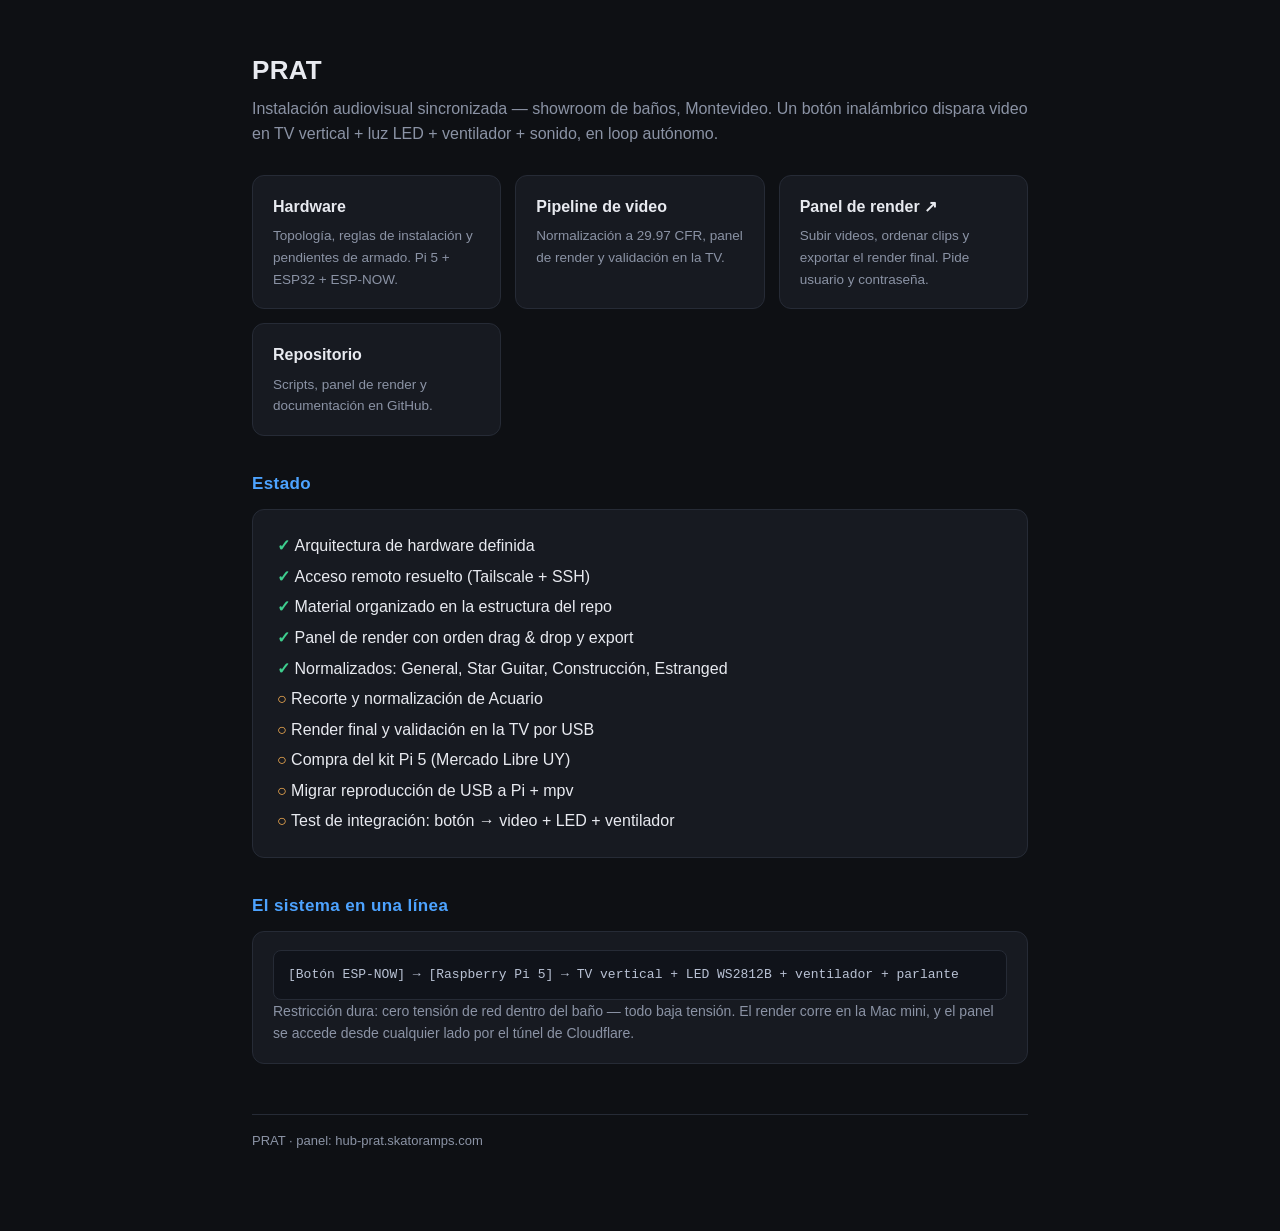
<file: docs/index.html>
<!doctype html>
<html lang="es">
<head>
<meta charset="utf-8">
<meta name="viewport" content="width=device-width, initial-scale=1">
<title>PRAT — Hub</title>
<link rel="stylesheet" href="estilo.css">
</head>
<body>
<h1>PRAT</h1>
<p class="sub">Instalación audiovisual sincronizada — showroom de baños, Montevideo.
Un botón inalámbrico dispara video en TV vertical + luz LED + ventilador + sonido, en loop autónomo.</p>

<div class="tarjetas">
  <a class="tarjeta" href="hardware.html">
    <h3>Hardware</h3>
    <p>Topología, reglas de instalación y pendientes de armado. Pi 5 + ESP32 + ESP-NOW.</p>
  </a>
  <a class="tarjeta" href="video.html">
    <h3>Pipeline de video</h3>
    <p>Normalización a 29.97 CFR, panel de render y validación en la TV.</p>
  </a>
  <a class="tarjeta" href="https://hub-prat.skatoramps.com">
    <h3>Panel de render ↗</h3>
    <p>Subir videos, ordenar clips y exportar el render final. Pide usuario y contraseña.</p>
  </a>
  <a class="tarjeta" href="https://github.com/mateocampomar/hub-prat">
    <h3>Repositorio</h3>
    <p>Scripts, panel de render y documentación en GitHub.</p>
  </a>
</div>

<h2>Estado</h2>
<div class="caja">
  <ul class="check">
    <li>Arquitectura de hardware definida</li>
    <li>Acceso remoto resuelto (Tailscale + SSH)</li>
    <li>Material organizado en la estructura del repo</li>
    <li>Panel de render con orden drag &amp; drop y export</li>
    <li>Normalizados: General, Star Guitar, Construcción, Estranged</li>
    <li class="pend">Recorte y normalización de Acuario</li>
    <li class="pend">Render final y validación en la TV por USB</li>
    <li class="pend">Compra del kit Pi 5 (Mercado Libre UY)</li>
    <li class="pend">Migrar reproducción de USB a Pi + mpv</li>
    <li class="pend">Test de integración: botón → video + LED + ventilador</li>
  </ul>
</div>

<h2>El sistema en una línea</h2>
<div class="caja">
  <pre>[Botón ESP-NOW] → [Raspberry Pi 5] → TV vertical + LED WS2812B + ventilador + parlante</pre>
  <p style="color:var(--tenue); font-size:14px">Restricción dura: cero tensión de red dentro del baño — todo baja tensión.
  El render corre en la Mac mini, y el panel se accede desde cualquier lado por el túnel de Cloudflare.</p>
</div>

<footer>PRAT · panel: hub-prat.skatoramps.com</footer>
</body>
</html>
</file>
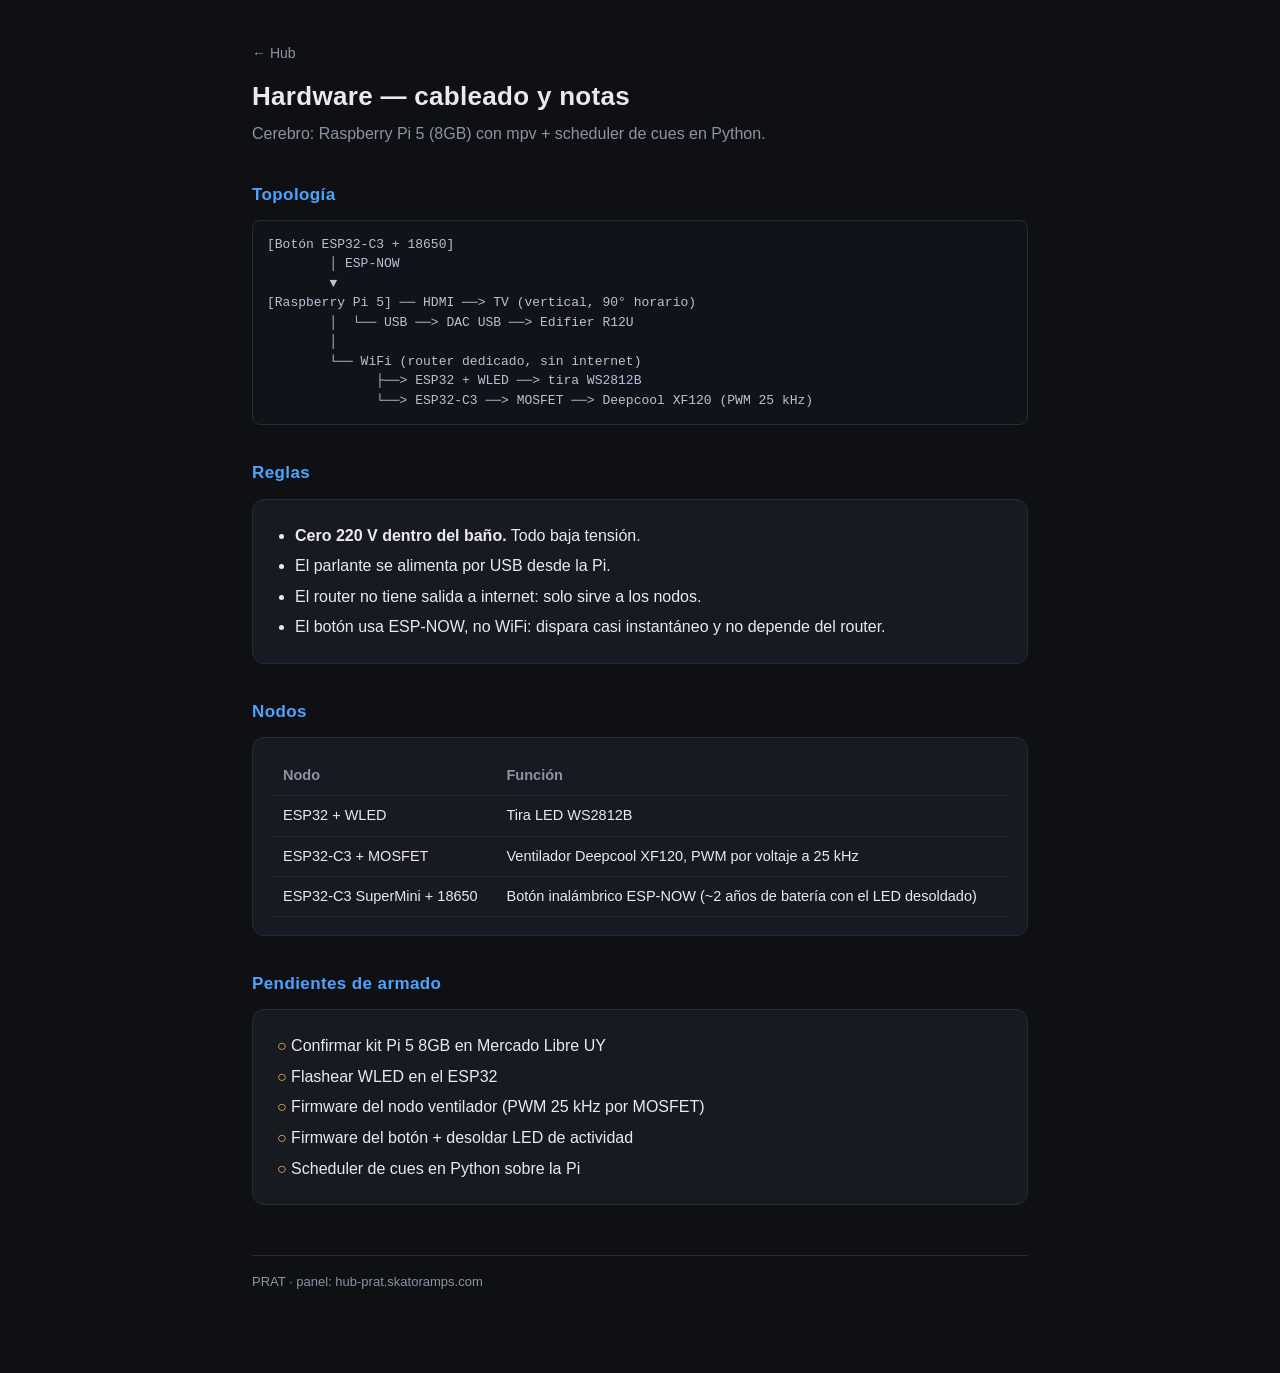
<file: docs/hardware.html>
<!doctype html>
<html lang="es">
<head>
<meta charset="utf-8">
<meta name="viewport" content="width=device-width, initial-scale=1">
<title>PRAT — Hardware</title>
<link rel="stylesheet" href="estilo.css">
</head>
<body>
<header><a href="./">← Hub</a></header>
<h1>Hardware — cableado y notas</h1>
<p class="sub">Cerebro: Raspberry Pi 5 (8GB) con mpv + scheduler de cues en Python.</p>

<h2>Topología</h2>
<pre>[Botón ESP32-C3 + 18650]
        │ ESP-NOW
        ▼
[Raspberry Pi 5] ── HDMI ──&gt; TV (vertical, 90° horario)
        │  └── USB ──&gt; DAC USB ──&gt; Edifier R12U
        │
        └── WiFi (router dedicado, sin internet)
              ├──&gt; ESP32 + WLED ──&gt; tira WS2812B
              └──&gt; ESP32-C3 ──&gt; MOSFET ──&gt; Deepcool XF120 (PWM 25 kHz)</pre>

<h2>Reglas</h2>
<div class="caja"><ul>
  <li><b>Cero 220 V dentro del baño.</b> Todo baja tensión.</li>
  <li>El parlante se alimenta por USB desde la Pi.</li>
  <li>El router no tiene salida a internet: solo sirve a los nodos.</li>
  <li>El botón usa ESP-NOW, no WiFi: dispara casi instantáneo y no depende del router.</li>
</ul></div>

<h2>Nodos</h2>
<div class="caja"><table>
  <tr><th>Nodo</th><th>Función</th></tr>
  <tr><td>ESP32 + WLED</td><td>Tira LED WS2812B</td></tr>
  <tr><td>ESP32-C3 + MOSFET</td><td>Ventilador Deepcool XF120, PWM por voltaje a 25 kHz</td></tr>
  <tr><td>ESP32-C3 SuperMini + 18650</td><td>Botón inalámbrico ESP-NOW (~2 años de batería con el LED desoldado)</td></tr>
</table></div>

<h2>Pendientes de armado</h2>
<div class="caja"><ul class="check">
  <li class="pend">Confirmar kit Pi 5 8GB en Mercado Libre UY</li>
  <li class="pend">Flashear WLED en el ESP32</li>
  <li class="pend">Firmware del nodo ventilador (PWM 25 kHz por MOSFET)</li>
  <li class="pend">Firmware del botón + desoldar LED de actividad</li>
  <li class="pend">Scheduler de cues en Python sobre la Pi</li>
</ul></div>

<footer>PRAT · panel: hub-prat.skatoramps.com</footer>
</body>
</html>
</file>
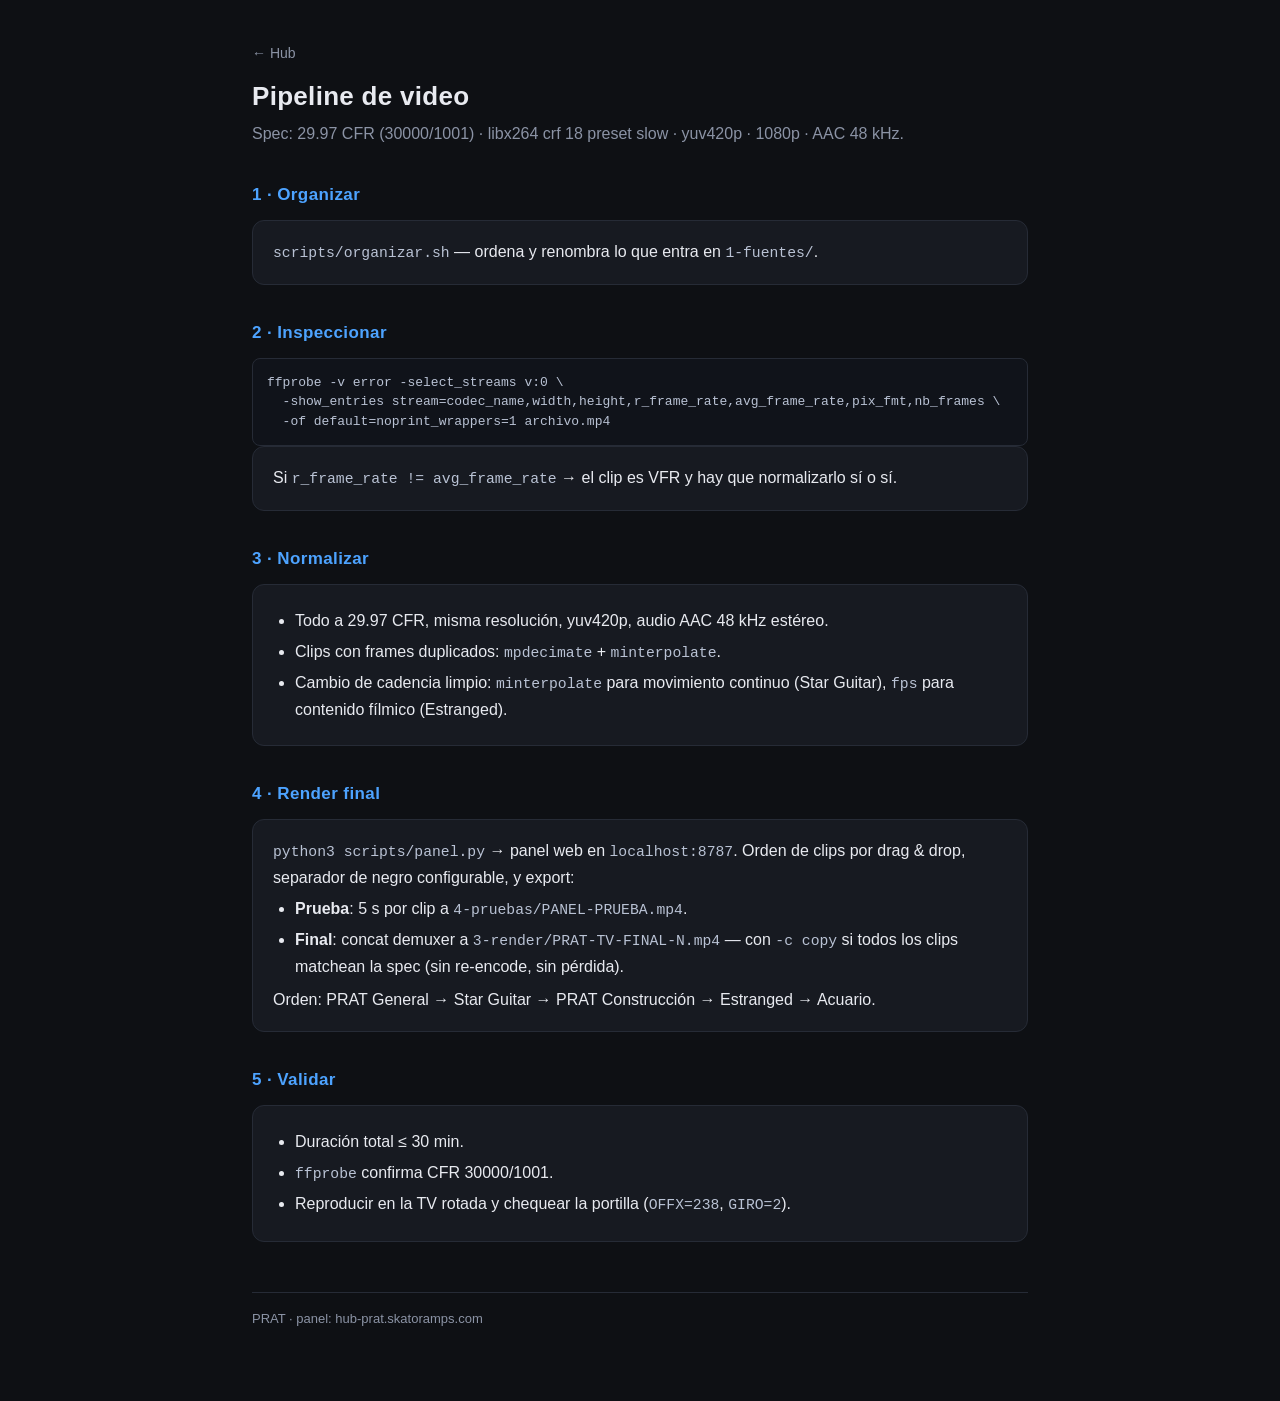
<file: docs/video.html>
<!doctype html>
<html lang="es">
<head>
<meta charset="utf-8">
<meta name="viewport" content="width=device-width, initial-scale=1">
<title>PRAT — Pipeline de video</title>
<link rel="stylesheet" href="estilo.css">
</head>
<body>
<header><a href="./">← Hub</a></header>
<h1>Pipeline de video</h1>
<p class="sub">Spec: 29.97 CFR (30000/1001) · libx264 crf 18 preset slow · yuv420p · 1080p · AAC 48 kHz.</p>

<h2>1 · Organizar</h2>
<div class="caja"><p><code>scripts/organizar.sh</code> — ordena y renombra lo que entra en <code>1-fuentes/</code>.</p></div>

<h2>2 · Inspeccionar</h2>
<pre>ffprobe -v error -select_streams v:0 \
  -show_entries stream=codec_name,width,height,r_frame_rate,avg_frame_rate,pix_fmt,nb_frames \
  -of default=noprint_wrappers=1 archivo.mp4</pre>
<div class="caja"><p>Si <code>r_frame_rate != avg_frame_rate</code> → el clip es VFR y hay que normalizarlo sí o sí.</p></div>

<h2>3 · Normalizar</h2>
<div class="caja"><ul>
  <li>Todo a 29.97 CFR, misma resolución, yuv420p, audio AAC 48 kHz estéreo.</li>
  <li>Clips con frames duplicados: <code>mpdecimate</code> + <code>minterpolate</code>.</li>
  <li>Cambio de cadencia limpio: <code>minterpolate</code> para movimiento continuo (Star Guitar), <code>fps</code> para contenido fílmico (Estranged).</li>
</ul></div>

<h2>4 · Render final</h2>
<div class="caja">
  <p><code>python3 scripts/panel.py</code> → panel web en <code>localhost:8787</code>.
  Orden de clips por drag &amp; drop, separador de negro configurable, y export:</p>
  <ul>
    <li><b>Prueba</b>: 5 s por clip a <code>4-pruebas/PANEL-PRUEBA.mp4</code>.</li>
    <li><b>Final</b>: concat demuxer a <code>3-render/PRAT-TV-FINAL-N.mp4</code> — con <code>-c copy</code> si todos los clips matchean la spec (sin re-encode, sin pérdida).</li>
  </ul>
  <p style="margin-top:8px">Orden: PRAT General → Star Guitar → PRAT Construcción → Estranged → Acuario.</p>
</div>

<h2>5 · Validar</h2>
<div class="caja"><ul>
  <li>Duración total ≤ 30 min.</li>
  <li><code>ffprobe</code> confirma CFR 30000/1001.</li>
  <li>Reproducir en la TV rotada y chequear la portilla (<code>OFFX=238</code>, <code>GIRO=2</code>).</li>
</ul></div>

<footer>PRAT · panel: hub-prat.skatoramps.com</footer>
</body>
</html>
</file>
<file: docs/estilo.css>
:root {
  --fondo: #0e1014; --panel: #171a21; --borde: #262b36;
  --texto: #e8eaf0; --tenue: #8b93a5; --acento: #4da3ff;
  --ok: #3ecf8e; --ambar: #ffb454;
}
* { box-sizing: border-box; margin: 0; }
body {
  background: var(--fondo); color: var(--texto);
  font: 16px/1.6 -apple-system, "SF Pro Text", Helvetica, Arial, sans-serif;
  max-width: 820px; margin: 0 auto; padding: 40px 22px 80px;
}
header a { color: var(--tenue); text-decoration: none; font-size: 14px; }
header a:hover { color: var(--acento); }
h1 { font-size: 26px; margin: 10px 0 4px; letter-spacing: .3px; }
.sub { color: var(--tenue); margin-bottom: 28px; }
h2 { font-size: 17px; margin: 34px 0 12px; color: var(--acento); letter-spacing: .4px; }
.caja {
  background: var(--panel); border: 1px solid var(--borde);
  border-radius: 12px; padding: 18px 20px; margin-bottom: 14px;
}
pre {
  background: #10131a; border: 1px solid var(--borde); border-radius: 8px;
  padding: 14px; overflow-x: auto; font-size: 13px; line-height: 1.5;
  color: #b9c2d4;
}
code { font-family: "SF Mono", Menlo, monospace; font-size: .92em; color: #b9c2d4; }
ul { padding-left: 22px; }
li { margin: 5px 0; }
.check { list-style: none; padding-left: 4px; }
.check li::before { content: "✓ "; color: var(--ok); font-weight: 700; }
.check li.pend::before { content: "○ "; color: var(--ambar); }
table { border-collapse: collapse; width: 100%; font-size: 14.5px; }
th, td { text-align: left; padding: 8px 10px; border-bottom: 1px solid var(--borde); }
th { color: var(--tenue); font-weight: 600; }
a { color: var(--acento); }
.tarjetas { display: grid; grid-template-columns: repeat(auto-fit, minmax(230px, 1fr)); gap: 14px; }
.tarjeta {
  background: var(--panel); border: 1px solid var(--borde); border-radius: 12px;
  padding: 18px 20px; text-decoration: none; color: var(--texto); display: block;
}
.tarjeta:hover { border-color: var(--acento); }
.tarjeta h3 { font-size: 16px; margin-bottom: 6px; }
.tarjeta p { color: var(--tenue); font-size: 13.5px; }
footer { margin-top: 50px; color: var(--tenue); font-size: 13px; border-top: 1px solid var(--borde); padding-top: 16px; }
</file>
